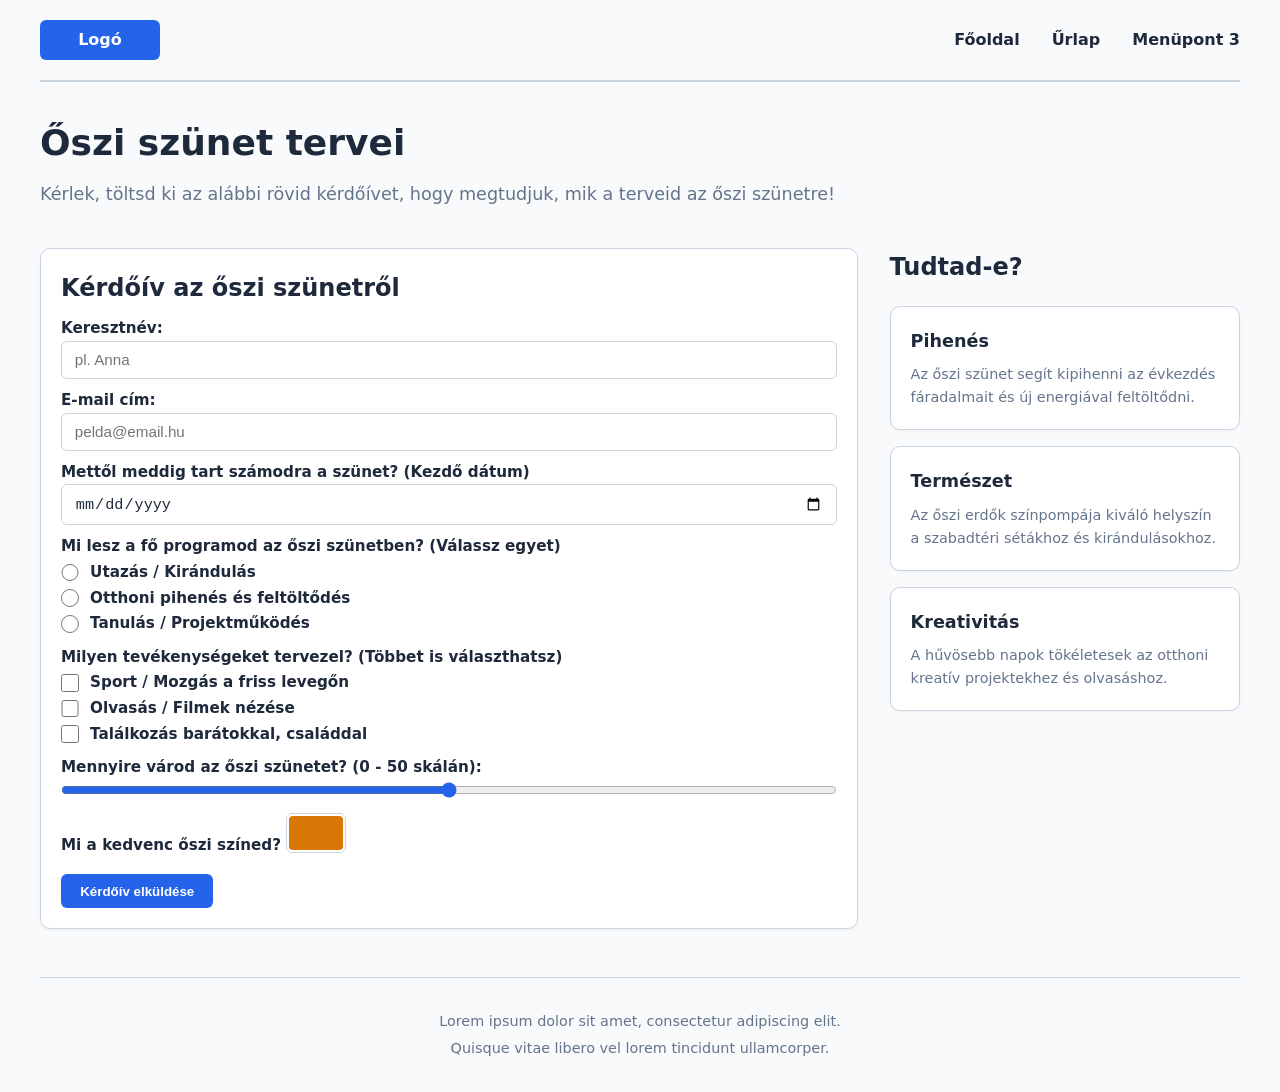
<file: urlap.html>
<!doctype html>
<html lang="hu">
  <head>
    <meta charset="UTF-8" />
    <meta name="viewport" content="width=device-width, initial-scale=1.0" />
    <title>Őszi szünet tervei - Kérdőív</title>
    <link rel="stylesheet" href="urlap.css" />
  </head>

  <body>
    <div class="container">
      <header class="site-header">
        <div class="logo-placeholder" aria-label="Logó helye">Logó</div>

        <nav aria-label="Fő navigáció">
          <ul class="menu">
            <li><a href="index.html">Főoldal</a></li>
            <li><a href="urlap.html" class="active">Űrlap</a></li>
            <li><a href="#harmadik">Menüpont 3</a></li>
          </ul>
        </nav>
      </header>

      <main>
        <header class="hero" id="elso">
          <h1>Őszi szünet tervei</h1>
          <p>
            Kérlek, töltsd ki az alábbi rövid kérdőívet, hogy megtudjuk, mik a terveid az őszi szünetre!
          </p>
        </header>

        <section class="content-layout" id="masodik">
          <article class="main-content">

            <form action="/action_page.php" class="survey-form">
              <h2>Kérdőív az őszi szünetről</h2>

              <div class="form-group">
                <label for="fname">Keresztnév:</label>
                <input type="text" id="fname" name="fname" placeholder="pl. Anna" required />
              </div>

              <div class="form-group">
                <label for="email">E-mail cím:</label>
                <input type="email" id="email" name="email" placeholder="pelda@email.hu" required />
              </div>

              <div class="form-group">
                <label for="birthday">Mettől meddig tart számodra a szünet? (Kezdő dátum)</label>
                <input type="date" id="birthday" name="szunet_kezdete" />
              </div>


              <div class="form-group">
                <label>Mi lesz a fő programod az őszi szünetben? (Válassz egyet)</label>
                <div class="radio-group">
                  <div>
                    <input type="radio" id="utazas" name="fo_program" value="Utazas" />
                    <label for="utazas">Utazás / Kirándulás</label>
                  </div>
                  <div>
                    <input type="radio" id="pihenes" name="fo_program" value="Pihenes" />
                    <label for="pihenes">Otthoni pihenés és feltöltődés</label>
                  </div>
                  <div>
                    <input type="radio" id="tanulas" name="fo_program" value="Tanulas" />
                    <label for="tanulas">Tanulás / Projektműködés</label>
                  </div>
                </div>
              </div>

              <div class="form-group">
                <label>Milyen tevékenységeket tervezel? (Többet is választhatsz)</label>
                <div class="checkbox-group">
                  <div>
                    <input type="checkbox" id="activity1" name="tevekenyseg_sport" value="Sport" />
                    <label for="activity1">Sport / Mozgás a friss levegőn</label>
                  </div>
                  <div>
                    <input type="checkbox" id="activity2" name="tevekenyseg_konyv" value="Olvasas" />
                    <label for="activity2">Olvasás / Filmek nézése</label>
                  </div>
                  <div>
                    <input type="checkbox" id="activity3" name="tevekenyseg_csalad" value="Csalad" />
                    <label for="activity3">Találkozás barátokkal, családdal</label>
                  </div>
                </div>
              </div>

              <div class="form-group">
                <label for="vol">Mennyire várod az őszi szünetet? (0 - 50 skálán):</label>
                <input type="range" id="vol" name="varakozas_foka" min="0" max="50" value="25" />

              </div>

              <div class="form-group">
                <label for="favcolor">Mi a kedvenc őszi színed?</label>
                <input type="color" id="favcolor" name="favcolor" value="#d97706" />
              </div>

              <div class="form-actions">
                <input type="submit" value="Kérdőív elküldése" />
              </div>
            </form>
          </article>

          <aside id="harmadik">
            <h2>Tudtad-e?</h2>

            <section class="aside-box">
              <h3>Pihenés</h3>
              <p>Az őszi szünet segít kipihenni az évkezdés fáradalmait és új energiával feltöltődni.</p>
            </section>

            <section class="aside-box">
              <h3>Természet</h3>
              <p>Az őszi erdők színpompája kiváló helyszín a szabadtéri sétákhoz és kirándulásokhoz.</p>
            </section>

            <section class="aside-box">
              <h3>Kreativitás</h3>
              <p>A hűvösebb napok tökéletesek az otthoni kreatív projektekhez és olvasáshoz.</p>
            </section>
          </aside>
        </section>
      </main>

      <footer>
        <p>Lorem ipsum dolor sit amet, consectetur adipiscing elit.</p>
        <p>Quisque vitae libero vel lorem tincidunt ullamcorper.</p>
      </footer>
    </div>
  </body>
</html>
</file>
<file: urlap.css>
:root {
  --primary-color: #2563eb;
  --primary-hover: #1d4ed8;
  --bg-color: #f8fafc;
  --card-bg: #ffffff;
  --text-main: #1e293b;
  --text-muted: #64748b;
  --border-color: #cbd5e1;
  --focus-ring: rgba(37, 99, 235, 0.25);
  --placeholder-bg: #e2e8f0;
  --radius-sm: 6px;
  --radius-md: 10px;
  --shadow-sm: 0 1px 3px rgba(0, 0, 0, 0.05);
  --shadow-md: 0 4px 6px -1px rgba(0, 0, 0, 0.1);
  --max-width: 1200px;
  --gap-main: 2rem;
}

* {
  box-sizing: border-box;
  margin: 0;
  padding: 0;
}

body {
  font-family: 'Segoe UI', system-ui, -apple-system, sans-serif;
  background-color: var(--bg-color);
  color: var(--text-main);
  line-height: 1.6;
  display: flex;
  justify-content: center;
  min-height: 100vh;
  padding: 0 1.5rem;
}


.container {
  width: 100%;
  max-width: var(--max-width);
  display: flex;
  flex-direction: column;
}


.site-header {
  display: flex;
  justify-content: space-between;
  align-items: center;
  padding: 1.25rem 0;
  border-bottom: 2px solid var(--border-color);
  margin-bottom: 2rem;
}

.logo-placeholder {
  display: flex;
  align-items: center;
  justify-content: center;
  width: 120px;
  height: 40px;
  background-color: var(--primary-color);
  color: #ffffff;
  font-weight: bold;
  border-radius: var(--radius-sm);
}

.site-header nav .menu {
  display: flex;
  list-style: none;
  gap: 2rem;
}

.site-header nav .menu a {
  text-decoration: none;
  color: var(--text-main);
  font-weight: 600;
  transition: color 0.2s ease;
}

.site-header nav .menu a:hover {
  color: var(--primary-color);
}


.hero {
  text-align: left;
  margin-bottom: 2.5rem;
}

.hero h1 {
  font-size: 2.25rem;
  margin-bottom: 0.5rem;
  color: var(--text-main);
}

.hero p {
  color: var(--text-muted);
  font-size: 1.1rem;
}


.content-layout {
  display: flex;
  gap: var(--gap-main);
  align-items: flex-start;
}

.main-content {
  flex: 7;
  display: flex;
  flex-direction: column;
  gap: 1.25rem;
}

aside {
  flex: 3;
  display: flex;
  flex-direction: column;
  gap: 1rem;
}

aside h2 {
  text-align: left;
  font-size: 1.5rem;
  margin-bottom: 0.25rem;
}

.aside-box {
  background-color: var(--card-bg);
  border: 1px solid var(--border-color);
  border-radius: var(--radius-md);
  padding: 1.25rem;
  box-shadow: var(--shadow-sm);
}

.aside-box h3 {
  text-align: left;
  font-size: 1.1rem;
  margin-bottom: 0.5rem;
}

.aside-box p {
  text-align: left;
  font-size: 0.9rem;
  color: var(--text-muted);
}


.main-content form {
  background-color: var(--card-bg);
  border: 1px solid var(--border-color);
  border-radius: var(--radius-md);
  padding: 1.25rem;
  box-shadow: var(--shadow-sm);
  display: flex;
  flex-direction: column;
  gap: 0.5rem;
}

.main-content label {
  font-weight: 600;
  font-size: 0.95rem;
  color: var(--text-main);
}

.main-content input[type="text"],
.main-content input[type="email"],
.main-content input[type="number"],
.main-content input[type="date"],
.main-content input[type="datetime-local"],
.main-content input[type="time"],
.main-content input[type="week"] {
  width: 100%;
  padding: 0.6rem 0.8rem;
  border: 1px solid var(--border-color);
  border-radius: var(--radius-sm);
  font-size: 0.95rem;
  color: var(--text-main);
  background-color: #fff;
  transition: border-color 0.2s, box-shadow 0.2s;
  outline: none;
}

.main-content input[type="text"]:focus,
.main-content input[type="email"]:focus,
.main-content input[type="number"]:focus,
.main-content input[type="date"]:focus,
.main-content input[type="datetime-local"]:focus,
.main-content input[type="time"]:focus,
.main-content input[type="week"]:focus {
  border-color: var(--primary-color);
  box-shadow: 0 0 0 3px var(--focus-ring);
}


.main-content input[type="submit"] {
  align-self: flex-start;
  padding: 0.6rem 1.2rem;
  background-color: var(--primary-color);
  color: white;
  border: none;
  border-radius: var(--radius-sm);
  font-weight: 600;
  cursor: pointer;
  transition: background-color 0.2s ease, transform 0.1s ease;
  margin-top: 0.5rem;
}

.main-content input[type="submit"]:hover {
  background-color: var(--primary-hover);
}

.main-content input[type="submit"]:active {
  transform: scale(0.98);
}

.main-content form:has(input[type="radio"]),
.main-content form:has(input[type="checkbox"]) {
  display: flex;
  flex-direction: column;
  gap: 0.5rem;
}

.main-content input[type="radio"],
.main-content input[type="checkbox"] {
  accent-color: var(--primary-color);
  width: 1.1rem;
  height: 1.1rem;
  vertical-align: middle;
  cursor: pointer;
  margin-right: 0.4rem;
}

.main-content input[type="color"] {
  -webkit-appearance: none;
  border: 1px solid var(--border-color);
  border-radius: var(--radius-sm);
  width: 60px;
  height: 40px;
  cursor: pointer;
  padding: 2px;
  background: white;
}

.main-content input[type="color"]::-webkit-color-swatch-wrapper {
  padding: 0;
}

.main-content input[type="color"]::-webkit-color-swatch {
  border: none;
  border-radius: 4px;
}

.main-content input[type="range"] {
  accent-color: var(--primary-color);
  cursor: pointer;
  width: 100%;
}


footer {
  margin-top: 3rem;
  padding: 2rem 0;
  border-top: 1px solid var(--border-color);
  text-align: center;
  color: var(--text-muted);
  font-size: 0.9rem;
  display: flex;
  flex-direction: column;
  gap: 0.25rem;
}


@media (max-width: 850px) {
  .content-layout {
    flex-direction: column;
  }

  .site-header {
    flex-direction: column;
    gap: 1rem;
    align-items: flex-start;
  }

  .site-header nav .menu {
    gap: 1.25rem;
  }

  .main-content,
  aside {
    width: 100%;
  }
}
</file>
